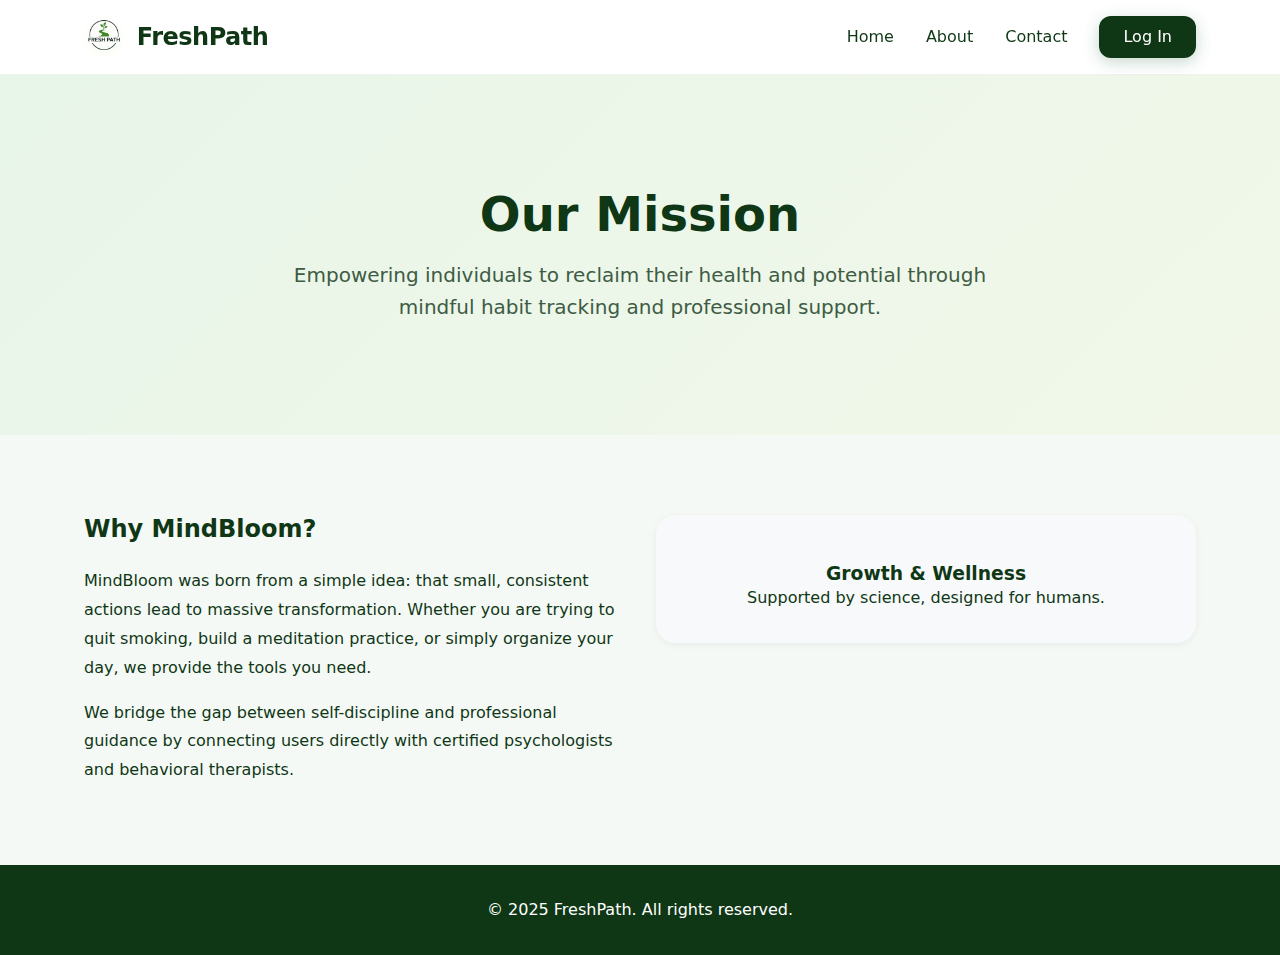
<file: about.html>
<!DOCTYPE html>
<html lang="en">

<head>
    <meta charset="UTF-8">
    <meta name="viewport" content="width=device-width, initial-scale=1.0">
    <title>About Us - MindBloom</title>
    <link rel="stylesheet" href="css/style.css">
</head>

<body>
    <nav class="navbar">
        <div class="container nav-content">
            <a href="index.html" class="logo">
                <img src="images/freshpath_logo.jpg" alt="Logo" class="logo-img">
                FreshPath
            </a>
            <div class="nav-links">
                <a href="index.html">Home</a>
                <a href="about.html" class="active">About</a>
                <a href="contact.html">Contact</a>
                <a href="auth/user-login.html" class="btn btn-primary" style="padding: 0.5rem 1.5rem;">Log In</a>
            </div>
        </div>
    </nav>

    <header class="hero hero-about">
        <div class="container">
            <h1 class="text-primary">Our Mission</h1>
            <p class="text-muted">Empowering individuals to reclaim their health and potential
                through mindful habit tracking and professional support.</p>
        </div>
    </header>

    <section class="section">
        <div class="container">
            <div class="grid-2 align-start gap-4">
                <div>
                    <h2 class="mb-3 text-primary">Why MindBloom?</h2>
                    <p class="mb-2 lh-1-8">
                        MindBloom was born from a simple idea: that small, consistent actions lead to massive
                        transformation. Whether you are trying to quit smoking, build a meditation practice, or simply
                        organize your day, we provide the tools you need.
                    </p>
                    <p class="lh-1-8">
                        We bridge the gap between self-discipline and professional guidance by connecting users directly
                        with certified psychologists and behavioral therapists.
                    </p>
                </div>
                <div class="card text-center bg-light-gray">
                    <div class="icon-xl"></div>
                    <h3>Growth & Wellness</h3>
                    <p>Supported by science, designed for humans.</p>
                </div>
            </div>
        </div>
    </section>
    <footer>
        <div class="container">
            <p>&copy; 2025 FreshPath. All rights reserved.</p>
        </div>
    </footer>
</body>

</html>
</file>
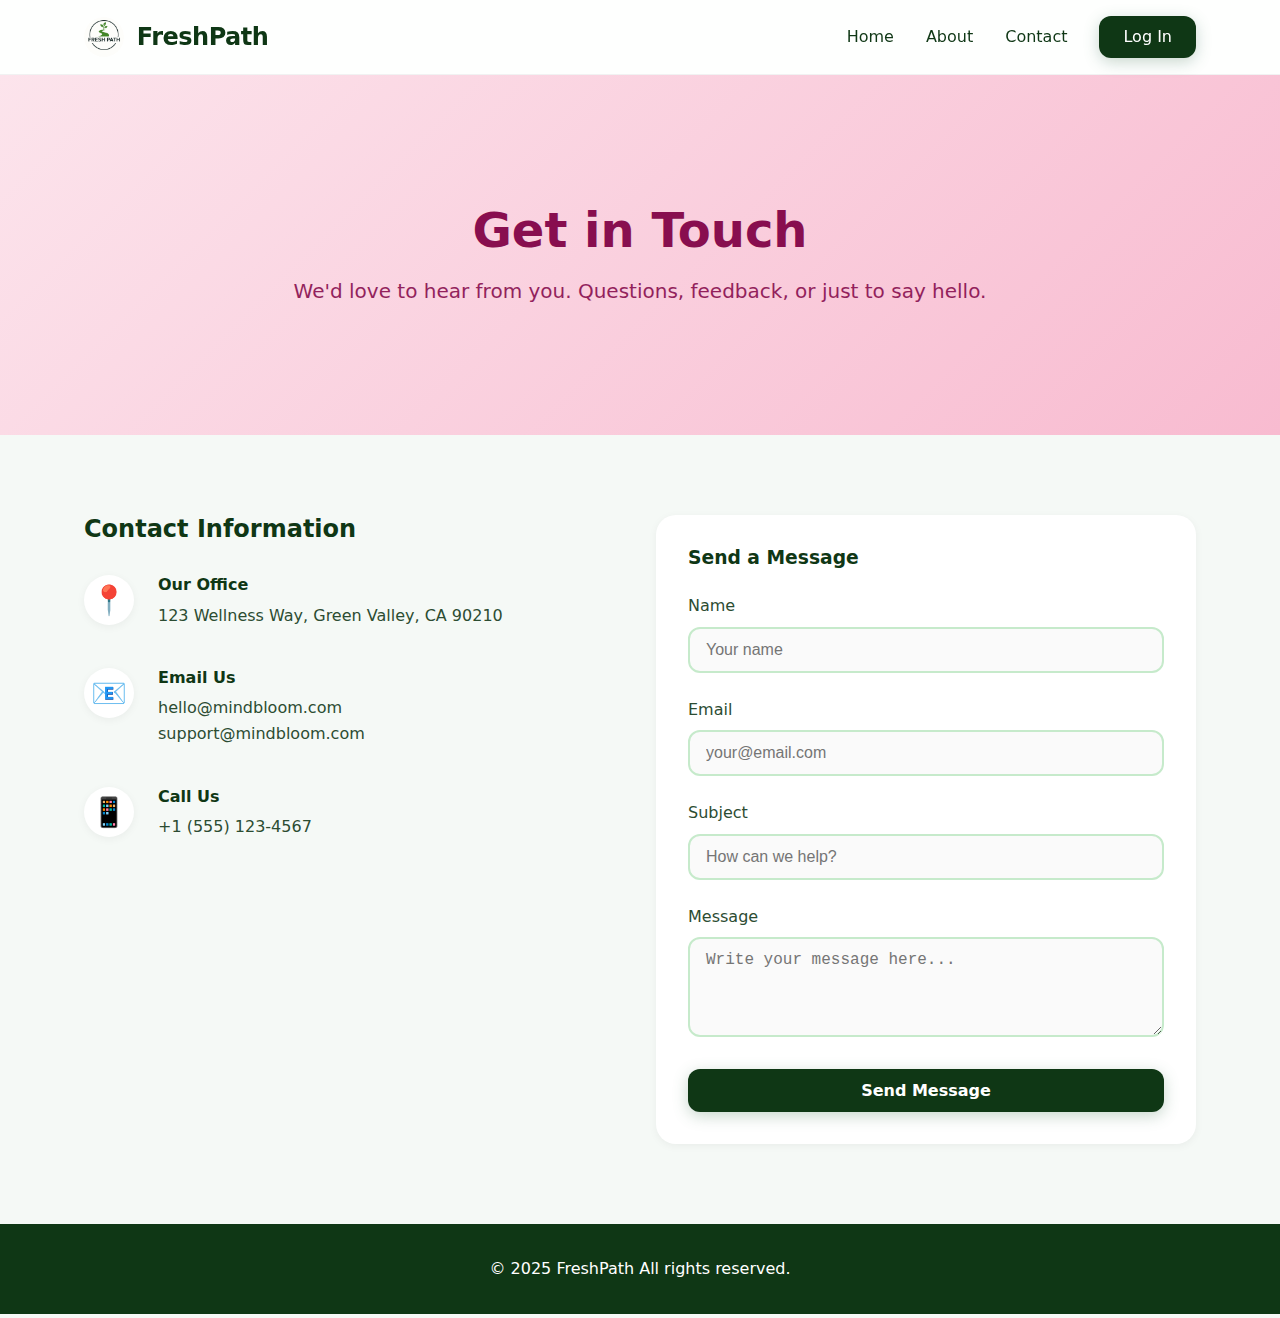
<file: contact.html>
<!DOCTYPE html>
<html lang="en">

<head>
    <meta charset="UTF-8">
    <meta name="viewport" content="width=device-width, initial-scale=1.0">
    <title>Contact Us - MindBloom</title>
    <link rel="stylesheet" href="./css/style.css">
</head>

<body>
    <nav class="navbar">
        <div class="container nav-content">
            <a href="index.html" class="logo">
                <img src="images/freshpath_logo.jpg" alt="Logo" class="logo-img">
                FreshPath
            </a>
            <div class="nav-links">
                <a href="index.html">Home</a>
                <a href="about.html">About</a>
                <a href="contact.html" class="active">Contact</a>
                <a href="auth/user-login.html" class="btn btn-primary" style="padding: 0.5rem 1.5rem;">Log In</a>
            </div>
        </div>
    </nav>

    <header class="hero hero-contact">
        <div class="container">
            <h1>Get in Touch</h1>
            <p>We'd love to hear from you. Questions, feedback, or just to say hello.</p>
        </div>
    </header>

    <section class="section">
        <div class="container">
            <div class="grid-2 align-start gap-4">

                <!-- Contact Info -->
                <div>
                    <h2 class="mb-4 text-primary">Contact Information</h2>

                    <div class="contact-item">
                        <div class="contact-icon">📍</div>
                        <div>
                            <h4 class="mb-1">Our Office</h4>
                            <p class="text-muted">123 Wellness Way, Green Valley, CA 90210</p>
                        </div>
                    </div>

                    <div class="contact-item">
                        <div class="contact-icon">📧</div>
                        <div>
                            <h4 class="mb-1">Email Us</h4>
                            <p class="text-muted">hello@mindbloom.com</p>
                            <p class="text-muted">support@mindbloom.com</p>
                        </div>
                    </div>

                    <div class="contact-item">
                        <div class="contact-icon">📱</div>
                        <div>
                            <h4 class="mb-1">Call Us</h4>
                            <p class="text-muted">+1 (555) 123-4567</p>
                        </div>
                    </div>
                </div>

                <!-- Contact Form -->
                <div class="card">
                    <h3 class="mb-3 text-primary">Send a Message</h3>
                    <form onsubmit="event.preventDefault(); alert('Message sent! We will get back to you soon.');">
                        <div class="form-group">
                            <label class="form-label">Name</label>
                            <input type="text" class="form-input" placeholder="Your name" required>
                        </div>
                        <div class="form-group">
                            <label class="form-label">Email</label>
                            <input type="email" class="form-input" placeholder="your@email.com" required>
                        </div>
                        <div class="form-group">
                            <label class="form-label">Subject</label>
                            <input type="text" class="form-input" placeholder="How can we help?" required>
                        </div>
                        <div class="form-group">
                            <label class="form-label">Message</label>
                            <textarea rows="4" class="form-input" placeholder="Write your message here..."
                                required></textarea>
                        </div>
                        <button type="submit" class="btn btn-primary w-100">Send Message</button>
                    </form>
                </div>

            </div>
        </div>
    </section>

    <footer>
        <div class="container">
            <p>&copy; 2025 FreshPath All rights reserved.</p>
        </div>
    </footer>
</body>

</html>
</file>
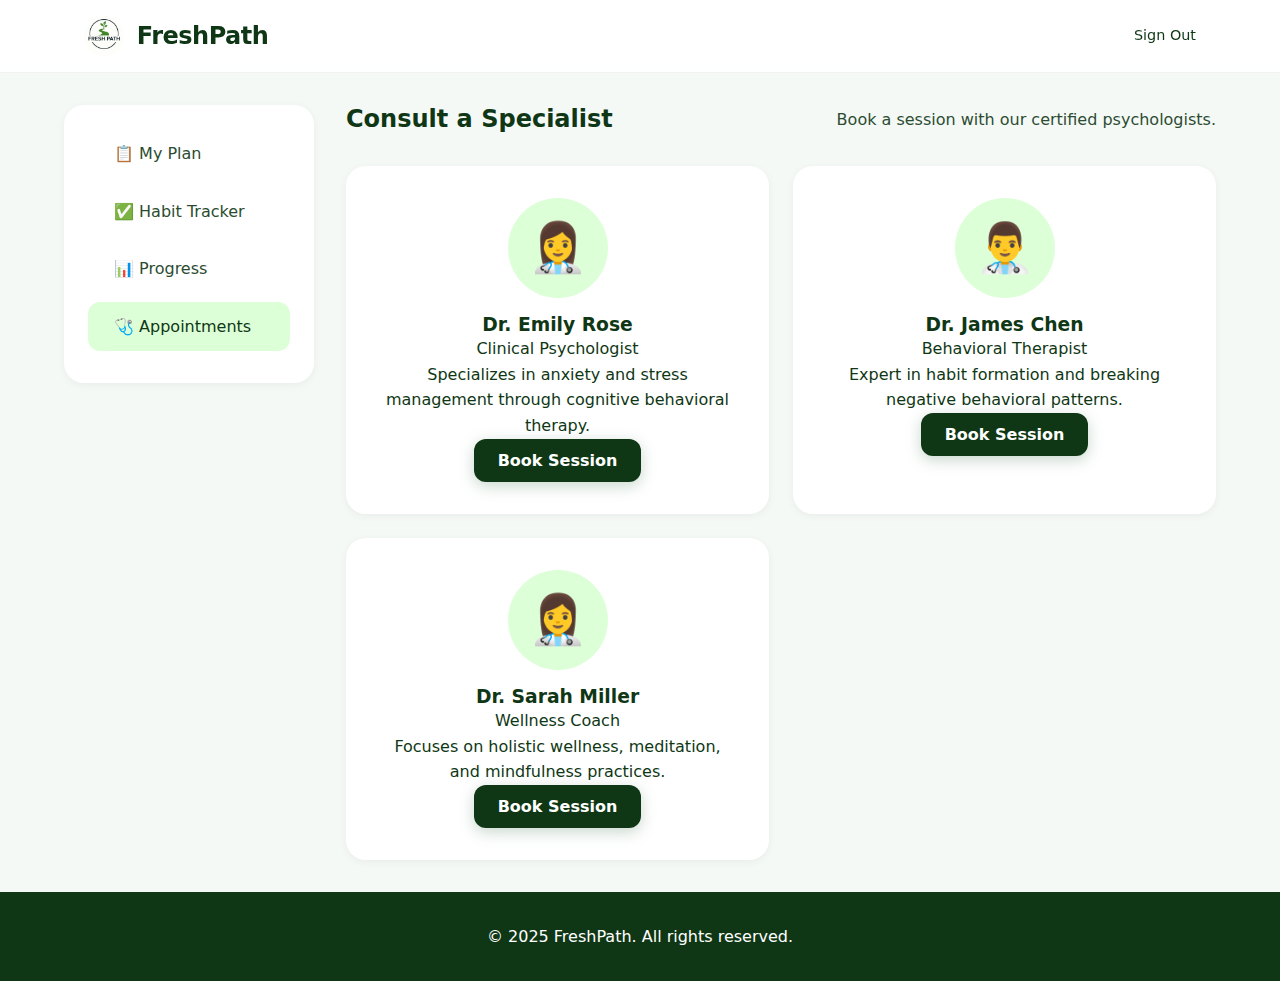
<file: app/appointments.html>
<!DOCTYPE html>
<html lang="en">

<head>
    <meta charset="UTF-8">
    <meta name="viewport" content="width=device-width, initial-scale=1.0">
    <title>Appointments - FreshPath</title>
    <link rel="stylesheet" href="../css/style.css">
    <link rel="stylesheet" href="../css/dashboard.css">
</head>

<body>
    <nav class="navbar">
        <div class="container nav-content">
            <a href="../index.html" class="logo">
                <img src="../images/freshpath_logo.jpg" alt="Logo" class="logo-img">
                FreshPath
            </a>
            <div class="nav-links">
                <a href="../index.html" style="font-size: 0.9rem;">Sign Out</a>
            </div>
        </div>
    </nav>

    <div class="container app-container">
        <div class="dashboard-grid">

            <!-- Sidebar -->
            <aside class="sidebar">
                <ul class="sidebar-menu">
                    <li><a href="my-plan.html" class="sidebar-link"><span>📋 My Plan</span></a></li>
                    <li><a href="tracker.html" class="sidebar-link"><span>✅ Habit Tracker</span></a></li>
                    <li><a href="progress.html" class="sidebar-link"><span>📊 Progress</span></a></li>
                    <li><a href="appointments.html" class="sidebar-link active"><span>🩺 Appointments</span></a></li>
                </ul>
            </aside>

            <!-- Main Content -->
            <main>
                <div class="page-header">
                    <h2>Consult a Specialist</h2>
                    <p class="text-muted">Book a session with our certified psychologists.</p>
                </div>

                <div class="doctor-grid">

                    <!-- Doctor 1 -->
                    <div class="doctor-card">
                        <div class="doctor-avatar">👩‍⚕️</div>
                        <h3>Dr. Emily Rose</h3>
                        <p class="doctor-specialty">Clinical Psychologist</p>
                        <p class="doctor-desc">Specializes in anxiety and stress
                            management through cognitive behavioral therapy.</p>
                        <button class="btn btn-primary" onclick="openBooking('Dr. Emily Rose')">Book
                            Session</button>
                    </div>

                    <!-- Doctor 2 -->
                    <div class="doctor-card">
                        <div class="doctor-avatar">👨‍⚕️</div>
                        <h3>Dr. James Chen</h3>
                        <p class="doctor-specialty">Behavioral Therapist</p>
                        <p class="doctor-desc">Expert in habit formation and breaking
                            negative behavioral patterns.</p>
                        <button class="btn btn-primary" onclick="openBooking('Dr. James Chen')">Book
                            Session</button>
                    </div>

                    <!-- Doctor 3 -->
                    <div class="doctor-card">
                        <div class="doctor-avatar">👩‍⚕️</div>
                        <h3>Dr. Sarah Miller</h3>
                        <p class="doctor-specialty">Wellness Coach</p>
                        <p class="doctor-desc">Focuses on holistic wellness, meditation,
                            and mindfulness practices.</p>
                        <button class="btn btn-primary" onclick="openBooking('Dr. Sarah Miller')">Book
                            Session</button>
                    </div>

                </div>

                <!-- Booking Modal -->
                <div id="bookingModal" class="modal-overlay">
                    <div class="modal-content">
                        <div class="modal-header">
                            <h3>Book Appointment</h3>
                            <button onclick="closeModal()" class="modal-close-btn">&times;</button>
                        </div>
                        <div id="doctorNameDisplay" class="mb-2 text-primary font-bold"></div>

                        <form onsubmit="handleBooking(event)">
                            <div class="form-group">
                                <label class="form-label">Patient Name</label>
                                <input type="text" class="form-input" required placeholder="Your Full Name">
                            </div>
                            <div class="grid-2" style="gap: 1rem;">
                                <div class="form-group">
                                    <label class="form-label">Date</label>
                                    <input type="date" id="bookingDate" class="form-input" required>
                                </div>
                                <div class="form-group">
                                    <label class="form-label">Time</label>
                                    <select class="form-input">
                                        <option>09:00 AM</option>
                                        <option>10:00 AM</option>
                                        <option>02:00 PM</option>
                                        <option>04:00 PM</option>
                                    </select>
                                </div>
                            </div>
                            <div class="form-group">
                                <label class="form-label">Contact Number</label>
                                <input type="tel" class="form-input" placeholder="+1 234 567 8900">
                            </div>
                            <div class="form-group">
                                <label class="form-label">Reason for Visit</label>
                                <textarea class="form-input" rows="2"
                                    placeholder="Briefly describe your concern..."></textarea>
                            </div>
                            <button type="submit" class="btn btn-primary w-100">Confirm Booking</button>
                        </form>
                    </div>
                </div>

            </main>
        </div>
    </div>

    <footer>
        <div class="container">
            <p>&copy; 2025 FreshPath. All rights reserved.</p>
        </div>
    </footer>
</body>

</html>
</file>
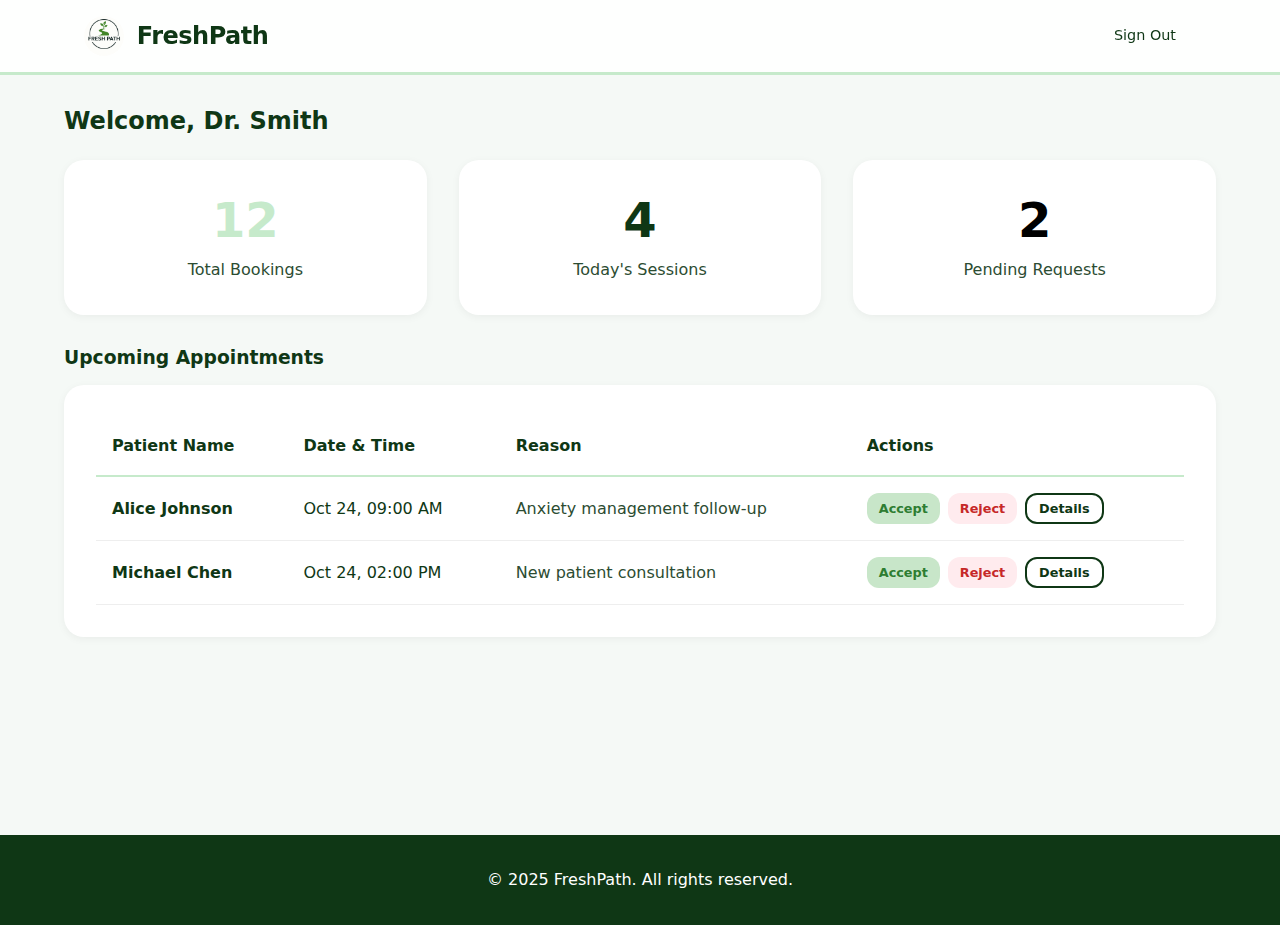
<file: app/doctor-dashboard.html>
<!DOCTYPE html>
<html lang="en">

<head>
    <meta charset="UTF-8">
    <meta name="viewport" content="width=device-width, initial-scale=1.0">
    <title>Doctor Dashboard - FreshPath</title>
    <link rel="stylesheet" href="../css/style.css">
    <link rel="stylesheet" href="../css/dashboard.css">
</head>

<body>
    <nav class="navbar border-bottom-secondary">
        <div class="container nav-content">
            <a href="#" class="logo">
                <img src="../images/freshpath_logo.jpg" alt="Logo" class="logo-img">
                FreshPath <span class="specialist-brand"></span></a>
            <div class="nav-links">
                <a href="../index.html" class="btn-sm">Sign Out</a>
            </div>
        </div>
    </nav>

    <div class="container app-container">
        
        <h2 class="mb-3">Welcome, Dr. Smith</h2>

        <div class="grid-2 stat-card-grid">
            <div class="card text-center">
                <h3 class="stat-number text-secondary">12</h3>
                <p class="text-muted">Total Bookings</p>
            </div>
            <div class="card text-center">
                <h3 class="stat-number text-primary">4</h3>
                <p class="text-muted">Today's Sessions</p>
            </div>
            <div class="card text-center">
                <h3 class="stat-number text-accent">2</h3>
                <p class="text-muted">Pending Requests</p>
            </div>
        </div>

        
        <h3 class="dashboard-subheader">Upcoming Appointments</h3>
        <div class="card">
            <table class="table-layout-fixed">
                <thead>
                    <tr class="table-header-row">
                        <th class="table-cell-header">Patient Name</th>
                        <th class="table-cell-header">Date & Time</th>
                        <th class="table-cell-header">Reason</th>
                        <th class="table-cell-header">Actions</th>
                    </tr>
                </thead>
                <tbody>
                    <tr id="appt-1" class="table-row-item">
                        <td class="table-cell-name">Alice Johnson</td>
                        <td class="p-4">Oct 24, 09:00 AM</td>
                        <td class="table-cell-reason">Anxiety management follow-up</td>
                        <td class="table-cell-actions">
                            <button onclick="updateStatus('appt-1', 'accepted')"
                                class="btn btn-action btn-accept">Accept</button>
                            <button onclick="updateStatus('appt-1', 'rejected')"
                                class="btn btn-action btn-reject">Reject</button>
                            <button
                                onclick="viewDetails('Alice Johnson', 'Anxiety management follow-up - experiencing higher stress levels at work.')"
                                class="btn btn-outline btn-details">Details</button>
                        </td>
                    </tr>
                    <tr id="appt-2" class="table-row-item">
                        <td class="table-cell-name">Michael Chen</td>
                        <td class="p-4">Oct 24, 02:00 PM</td>
                        <td class="table-cell-reason">New patient consultation</td>
                        <td class="table-cell-actions">
                            <button onclick="updateStatus('appt-2', 'accepted')"
                                class="btn btn-action btn-accept">Accept</button>
                            <button onclick="updateStatus('appt-2', 'rejected')"
                                class="btn btn-action btn-reject">Reject</button>
                            <button
                                onclick="viewDetails('Michael Chen', 'New patient consultation. Referred by Dr. Adams. Wants to discuss sleep hygiene.')"
                                class="btn btn-outline btn-details">Details</button>
                        </td>
                    </tr>
                </tbody>
            </table>
        </div>

        
        <div id="detailsModal" class="modal-overlay">
            <div class="modal-content">
                <div class="modal-header">
                    <h3>Appointment Details</h3>
                    <button onclick="closeModal()" class="modal-close-btn">&times;</button>
                </div>
                <div class="mb-3">
                    <strong>Patient:</strong> <span id="modalPatient"></span>
                </div>
                <div>
                    <strong>Full Reason / Notes:</strong>
                    <p id="modalReason" class="modal-detail-note"></p>
                </div>
                <div class="text-right mt-4">
                    <button onclick="closeModal()" class="btn btn-primary">Close</button>
                </div>
            </div>
        </div>

    </div>

    </table>
    </div>
    </div>
    <footer>
        <div class="container">
            <p>&copy; 2025 FreshPath. All rights reserved.</p>
        </div>
    </footer>
</body>

</html>
</file>
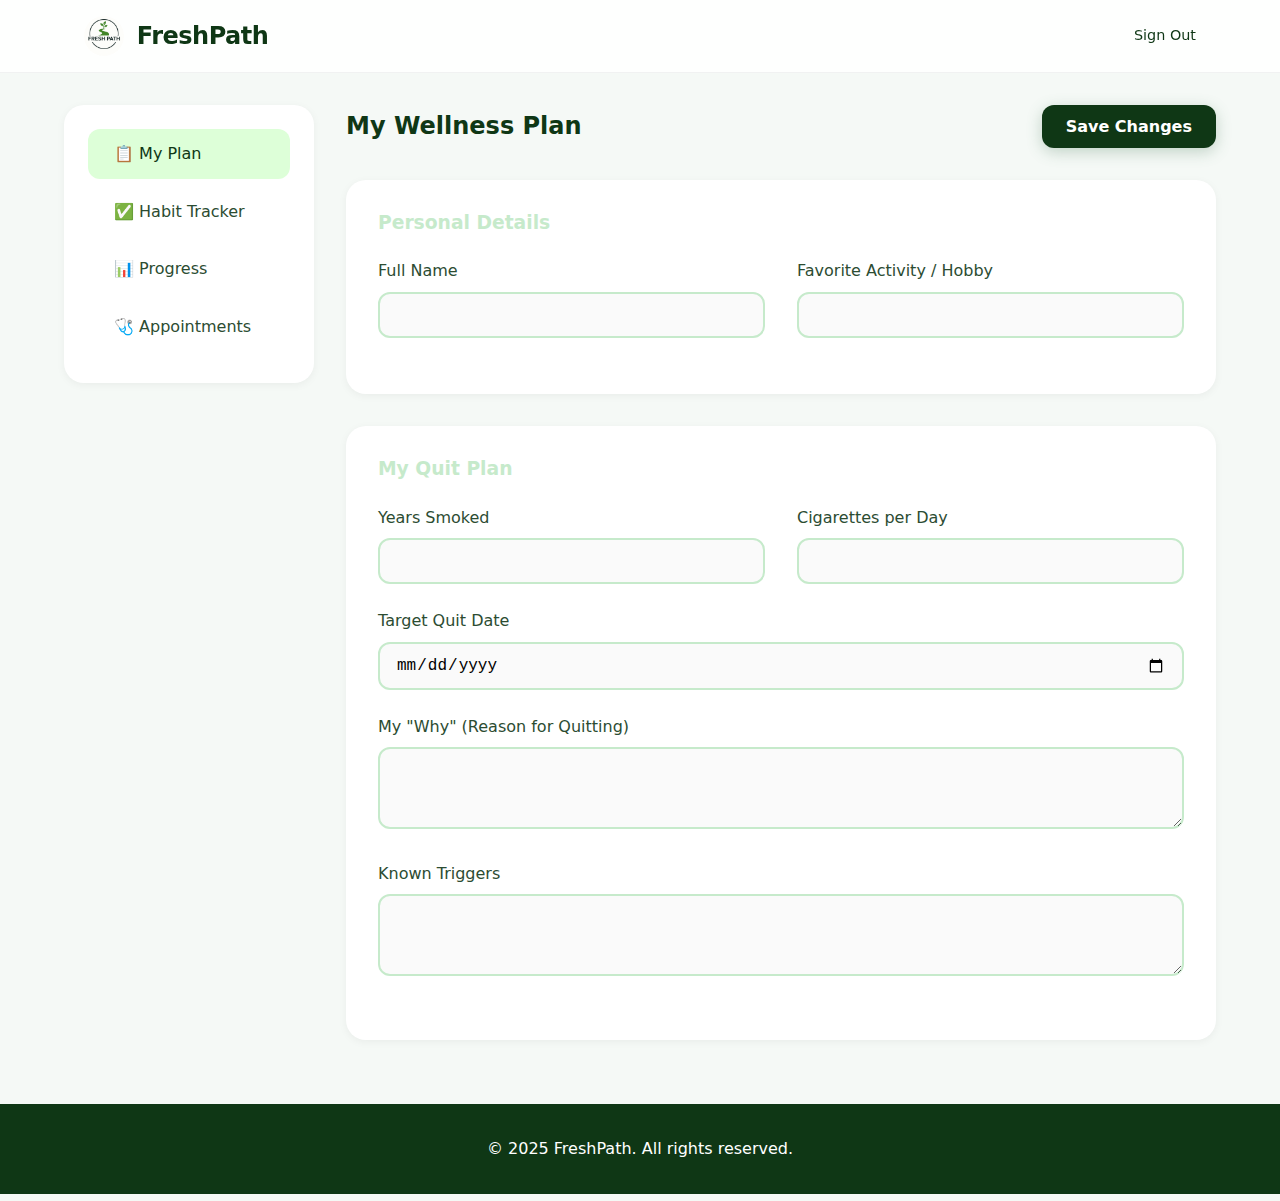
<file: app/my-plan.html>
<!DOCTYPE html>
<html lang="en">

<head>
    <meta charset="UTF-8">
    <meta name="viewport" content="width=device-width, initial-scale=1.0">
    <title>My Plan - FreshPath</title>
    <link rel="stylesheet" href="../css/style.css">
    <link rel="stylesheet" href="../css/dashboard.css">
</head>

<body>
    <nav class="navbar">
        <div class="container nav-content">
            <a href="../index.html" class="logo">
                <img src="../images/freshpath_logo.jpg" alt="Logo" class="logo-img">
                FreshPath
            </a>
            <div class="nav-links">
                <a href="../index.html" style="font-size: 0.9rem;">Sign Out</a>
            </div>
        </div>
    </nav>

    <div class="container app-container">
        <div class="dashboard-grid">

            <!-- Sidebar -->
            <aside class="sidebar">
                <ul class="sidebar-menu">
                    <li><a href="my-plan.html" class="sidebar-link active"><span>📋 My Plan</span></a></li>
                    <li><a href="tracker.html" class="sidebar-link"><span>✅ Habit Tracker</span></a></li>
                    <li><a href="progress.html" class="sidebar-link"><span>📊 Progress</span></a></li>
                    <li><a href="appointments.html" class="sidebar-link"><span>🩺 Appointments</span></a></li>
                </ul>
            </aside>

            <!-- Main Content -->
            <main>
                <div class="page-header">
                    <h2>My Wellness Plan</h2>
                    <button onclick="saveProfile()" class="btn btn-primary">Save Changes</button>
                </div>

                <div id="saveMsg" class="alert-success">
                    Changes saved successfully!
                </div>

                <!-- Personal Details Section -->
                <div class="profile-section">
                    <h3 class="mb-3 text-secondary">Personal Details</h3>
                    <div class="grid-2">
                        <div class="form-group">
                            <label class="form-label">Full Name</label>
                            <input type="text" id="fullname" class="form-input">
                        </div>
                        <div class="form-group">
                            <label class="form-label">Favorite Activity / Hobby</label>
                            <input type="text" id="hobby" class="form-input">
                        </div>
                    </div>
                </div>

                <!-- Smoking Cessation Profile -->
                <div class="profile-section">
                    <h3 class="mb-3 text-secondary">My Quit Plan</h3>

                    <div class="grid-2">
                        <div class="form-group">
                            <label class="form-label">Years Smoked</label>
                            <input type="number" id="yearsSmoked" class="form-input">
                        </div>
                        <div class="form-group">
                            <label class="form-label">Cigarettes per Day</label>
                            <input type="number" id="dailyCount" class="form-input">
                        </div>
                    </div>

                    <div class="form-group">
                        <label class="form-label">Target Quit Date</label>
                        <input type="date" id="quitDate" class="form-input">
                    </div>

                    <div class="form-group">
                        <label class="form-label">My "Why" (Reason for Quitting)</label>
                        <textarea id="reason" class="form-input" rows="3"></textarea>
                    </div>

                    <div class="form-group">
                        <label class="form-label">Known Triggers</label>
                        <textarea id="triggers" class="form-input" rows="3"></textarea>
                    </div>
                </div>

            </main>
        </div>
    </div>

    <footer>
        <div class="container">
            <p>&copy; 2025 FreshPath. All rights reserved.</p>
        </div>
    </footer>
</body>

</html>
</file>
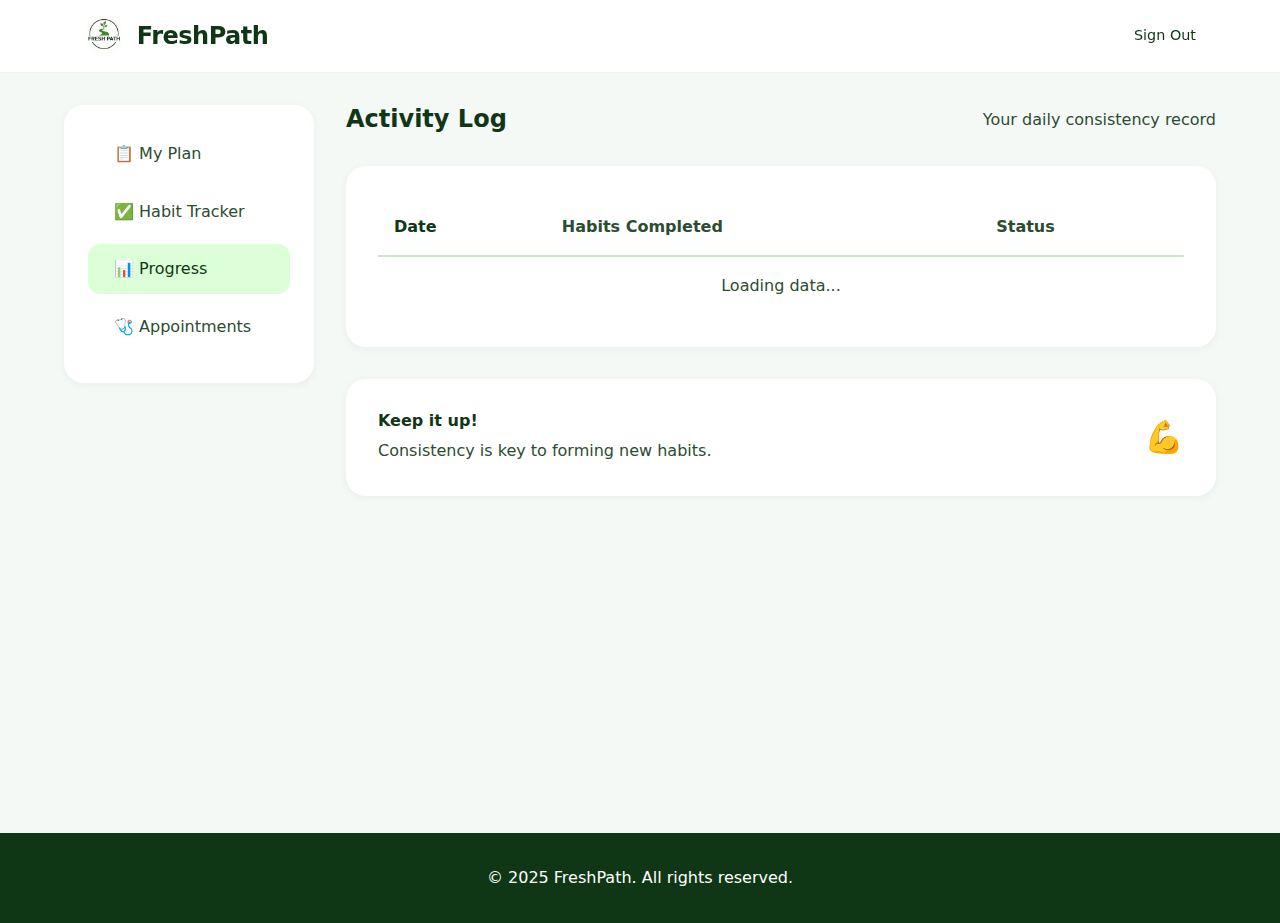
<file: app/progress.html>
<!DOCTYPE html>
<html lang="en">

<head>
    <meta charset="UTF-8">
    <meta name="viewport" content="width=device-width, initial-scale=1.0">
    <title>Progress - FreshPath</title>
    <link rel="stylesheet" href="../css/style.css">
    <link rel="stylesheet" href="../css/dashboard.css">
</head>

<body>
    <nav class="navbar">
        <div class="container nav-content">
            <a href="../index.html" class="logo">
                <img src="../images/freshpath_logo.jpg" alt="Logo" class="logo-img">
                FreshPath
            </a>
            <div class="nav-links">
                <a href="../index.html" style="font-size: 0.9rem;">Sign Out</a>
            </div>
        </div>
    </nav>

    <div class="container app-container">
        <div class="dashboard-grid">

            <!-- Sidebar -->
            <aside class="sidebar">
                <ul class="sidebar-menu">
                    <li><a href="my-plan.html" class="sidebar-link"><span>📋 My Plan</span></a></li>
                    <li><a href="tracker.html" class="sidebar-link"><span>✅ Habit Tracker</span></a></li>
                    <li><a href="progress.html" class="sidebar-link active"><span>📊 Progress</span></a></li>
                    <li><a href="appointments.html" class="sidebar-link"><span>🩺 Appointments</span></a></li>
                </ul>
            </aside>

            <!-- Main Content -->
            <main>
                <div class="page-header">
                    <h2>Activity Log</h2>
                    <p style="color: var(--color-text-muted);">Your daily consistency record</p>
                </div>

                <div class="card">
                    <table class="w-full table-collapse">
                        <thead>
                            <tr class="border-b-2 text-left">
                                <th class="p-4 text-primary">Date</th>
                                <th class="p-4 text-muted">Habits Completed</th>
                                <th class="p-4 text-muted">Status</th>
                            </tr>
                        </thead>
                        <tbody id="progressTableBody">
                            <!-- Populated by JS -->
                            <tr>
                                <td colspan="3" class="p-4 text-center text-muted">Loading data...</td>
                            </tr>
                        </tbody>
                    </table>
                </div>

                <div class="card"
                    style="margin-top: 2rem; display: flex; justify-content: space-between; align-items: center;">
                    <div>
                        <h4 style="margin-bottom: 0.5rem;">Keep it up!</h4>
                        <p style="color: var(--color-text-muted);">Consistency is key to forming new habits.</p>
                    </div>
                    <div style="font-size: 2rem;">💪</div>
                </div>

            </main>
        </div>
    </div>

    </div>
    </div>
    <footer>
        <div class="container">
            <p>&copy; 2025 FreshPath. All rights reserved.</p>
        </div>
    </footer>
</body>

</html>
</file>
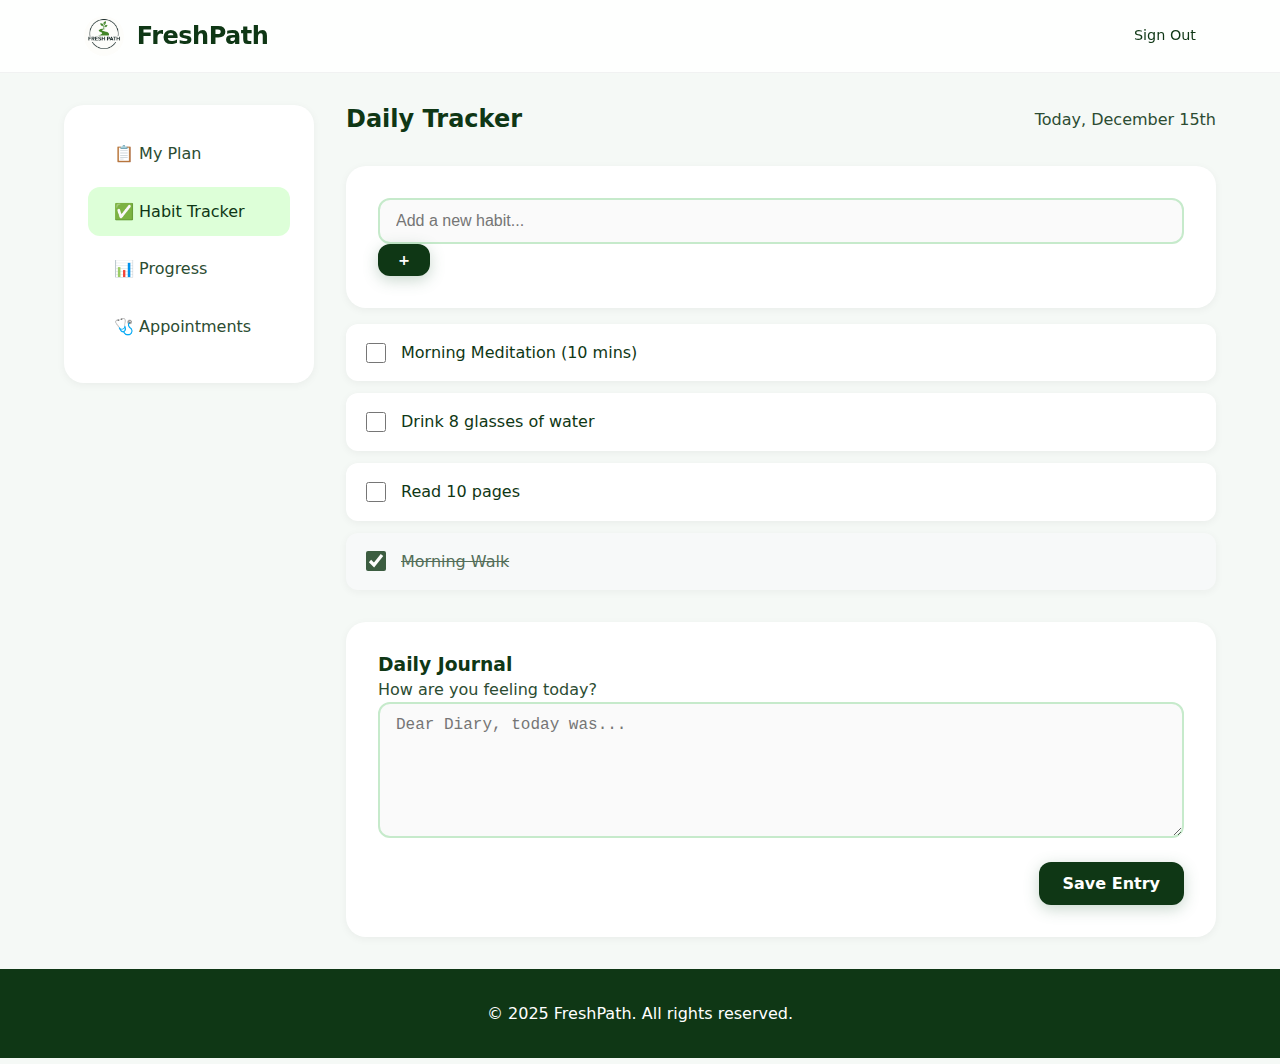
<file: app/tracker.html>
<!DOCTYPE html>
<html lang="en">

<head>
    <meta charset="UTF-8">
    <meta name="viewport" content="width=device-width, initial-scale=1.0">
    <title>Habit Tracker - FreshPath</title>
    <link rel="stylesheet" href="../css/style.css">
    <link rel="stylesheet" href="../css/dashboard.css">
</head>

<body>
    <nav class="navbar">
        <div class="container nav-content">
            <a href="../index.html" class="logo">
                <img src="../images/freshpath_logo.jpg" alt="Logo" class="logo-img">
                FreshPath
            </a>
            <div class="nav-links">
                <a href="../index.html" style="font-size: 0.9rem;">Sign Out</a>
            </div>
        </div>
    </nav>

    <div class="container app-container">
        <div class="dashboard-grid">

            <!-- Sidebar -->
            <aside class="sidebar">
                <ul class="sidebar-menu">
                    <li><a href="my-plan.html" class="sidebar-link"><span>📋 My Plan</span></a></li>
                    <li><a href="tracker.html" class="sidebar-link active"><span>✅ Habit Tracker</span></a></li>
                    <li><a href="progress.html" class="sidebar-link"><span>📊 Progress</span></a></li>
                    <li><a href="appointments.html" class="sidebar-link"><span>🩺 Appointments</span></a></li>
                </ul>
            </aside>

            <!-- Main Content -->
            <main>
                <div class="page-header">
                    <h2>Daily Tracker</h2>
                    <span class="text-muted">Today, December 15th</span>
                </div>

                <!-- Add New Habit -->
                <div class="card tracker-add-card">
                    <input type="text" class="form-input input-invisible" placeholder="Add a new habit...">
                    <button class="btn btn-primary btn-sm">+</button>
                </div>

                <div class="todo-list">
                    <!-- Item 1 -->
                    <div class="todo-item">
                        <input type="checkbox" class="todo-checkbox">
                        <div class="todo-text">Morning Meditation (10 mins)</div>
                    </div>

                    <!-- Item 2 -->
                    <div class="todo-item">
                        <input type="checkbox" class="todo-checkbox">
                        <div class="todo-text">Drink 8 glasses of water</div>
                    </div>

                    <!-- Item 3 -->
                    <div class="todo-item">
                        <input type="checkbox" class="todo-checkbox">
                        <div class="todo-text">Read 10 pages</div>
                    </div>

                    <!-- Item 4 (Completed State Demo) -->
                    <div class="todo-item completed">
                        <input type="checkbox" class="todo-checkbox" checked>
                        <div class="todo-text">Morning Walk</div>
                    </div>
                </div>

                <!-- Daily Journal Section -->
                <div class="card mt-4">
                    <div class="journal-header">
                        <h3>Daily Journal</h3>
                        <span class="text-muted font-size-sm">How are you feeling
                            today?</span>
                    </div>
                    <textarea class="form-input textarea-journal" rows="6"
                        placeholder="Dear Diary, today was..."></textarea>
                    <div class="text-right mt-2">
                        <button class="btn btn-primary" onclick="alert('Journal entry saved!')">Save Entry</button>
                    </div>
                </div>

            </main>
        </div>
    </div>

    <footer>
        <div class="container">
            <p>&copy; 2025 FreshPath. All rights reserved.</p>
        </div>
    </footer>
</body>

</html>
</file>
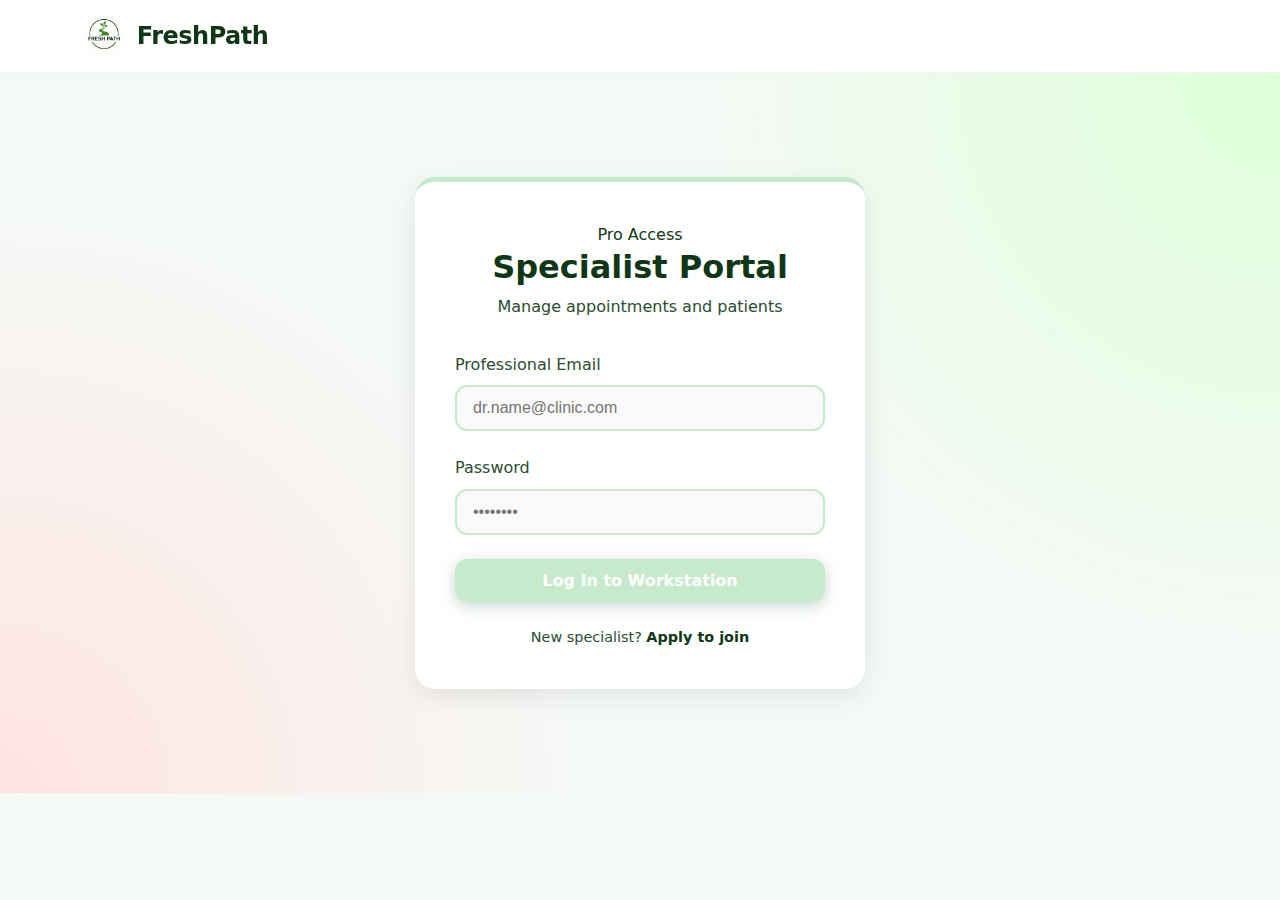
<file: auth/doc-login.html>
<!DOCTYPE html>
<html lang="en">

<head>
    <meta charset="UTF-8">
    <meta name="viewport" content="width=device-width, initial-scale=1.0">
    <title>Specialist Login - FreshPath</title>
    <link rel="stylesheet" href="../css/style.css">
    <link rel="stylesheet" href="../css/auth.css">
</head>

<body>
    <nav class="navbar">
        <div class="container nav-content">
            <a href="../index.html" class="logo">
                <img src="../images/freshpath_logo.jpg" alt="Logo" class="logo-img">
                FreshPath
            </a>
        </div>
    </nav>

    <div class="auth-container">
        <div class="card auth-card border-top-secondary">
            <div class="auth-header">
                <span class="specialist-badge">Pro Access</span>
                <h2>Specialist Portal</h2>
                <p>Manage appointments and patients</p>
            </div>

            <form action="../app/doctor-dashboard.html"> <!-- Redirecting to new dashboard -->
                <div class="form-group">
                    <label class="form-label">Professional Email</label>
                    <input type="email" class="form-input" placeholder="dr.name@clinic.com" required>
                </div>

                <div class="form-group">
                    <label class="form-label">Password</label>
                    <input type="password" class="form-input" placeholder="••••••••" required>
                </div>

                <button type="submit" class="btn btn-primary btn-specialist-login w-100">Log In to Workstation</button>
            </form>

            <div class="form-footer">
                New specialist? <a href="doc-register.html" class="link-secondary">Apply to join</a>
            </div>
        </div>
    </div>
</body>

</html>
</file>
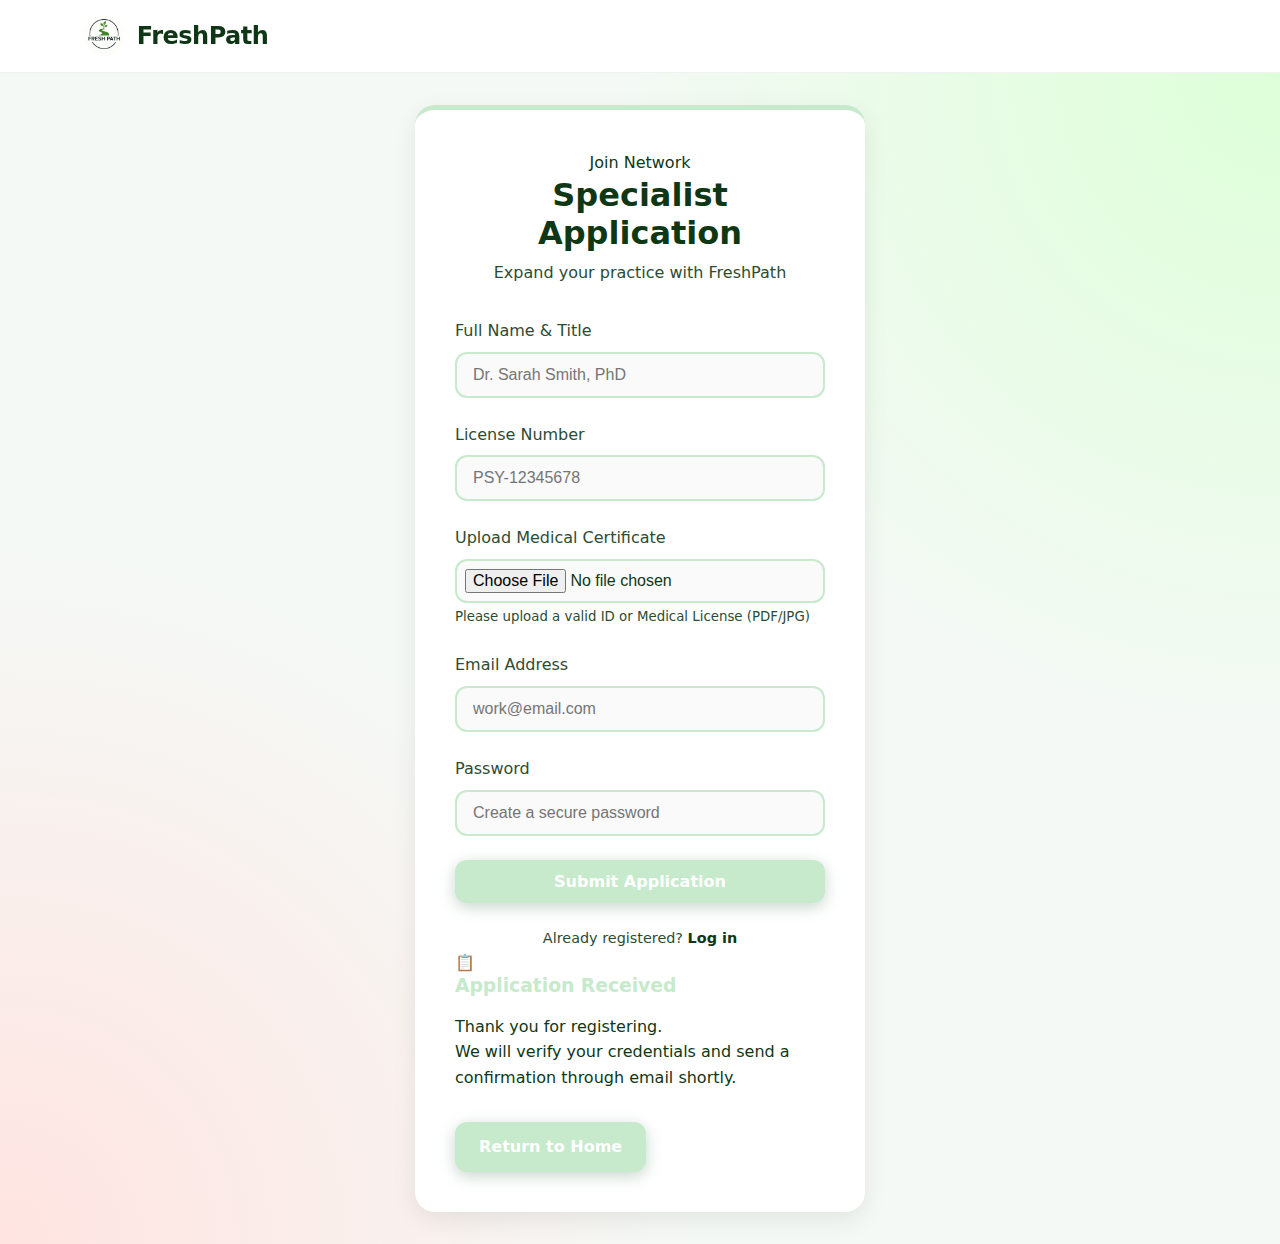
<file: auth/doc-register.html>
<!DOCTYPE html>
<html lang="en">

<head>
    <meta charset="UTF-8">
    <meta name="viewport" content="width=device-width, initial-scale=1.0">
    <title>Specialist Registration - FreshPath</title>
    <link rel="stylesheet" href="../css/style.css">
    <link rel="stylesheet" href="../css/auth.css">
</head>

<body>
    <nav class="navbar">
        <div class="container nav-content">
            <a href="../index.html" class="logo">
                <img src="../images/freshpath_logo.jpg" alt="Logo" class="logo-img">
                FreshPath
            </a>
        </div>
    </nav>

    <div class="auth-container">
        <div class="card auth-card border-top-secondary">
            <div class="auth-header">
                <span class="specialist-badge">Join Network</span>
                <h2>Specialist Application</h2>
                <p>Expand your practice with FreshPath</p>
            </div>

            <div id="registerFormContainer">
                <form onsubmit="handleDocRegister(event)">
                    <div class="form-group">
                        <label class="form-label">Full Name & Title</label>
                        <input type="text" class="form-input" placeholder="Dr. Sarah Smith, PhD" required>
                    </div>

                    <div class="form-group">
                        <label class="form-label">License Number</label>
                        <input type="text" class="form-input" placeholder="PSY-12345678" required>
                    </div>

                    <div class="form-group">
                        <label class="form-label">Upload Medical Certificate</label>
                        <input type="file" class="form-input p-2" accept=".pdf,.jpg,.png" required>
                        <small class="text-muted">Please upload a valid ID or Medical License
                            (PDF/JPG)</small>
                    </div>

                    <div class="form-group">
                        <label class="form-label">Email Address</label>
                        <input type="email" class="form-input" placeholder="work@email.com" required>
                    </div>

                    <div class="form-group">
                        <label class="form-label">Password</label>
                        <input type="password" class="form-input" placeholder="Create a secure password" required>
                    </div>

                    <button type="submit" class="btn btn-primary btn-specialist-login w-100">Submit Application</button>
                </form>

                <div class="form-footer">
                    Already registered? <a href="doc-login.html" class="link-secondary">Log in</a>
                </div>
            </div>

            <!-- Success Message State -->
            <div id="successMessage" class="success-message-container">
                <div class="icon-success-lg">📋</div>
                <h3 class="mb-2 text-secondary">Application Received</h3>
                <p class="text-main font-size-lg">
                    Thank you for registering. <br>
                    We will verify your credentials and send a confirmation through email shortly.
                </p>
                <a href="../index.html" class="btn btn-primary btn-specialist-login mt-4">Return to Home</a>
            </div>
        </div>
    </div>

</body>

</html>
</file>
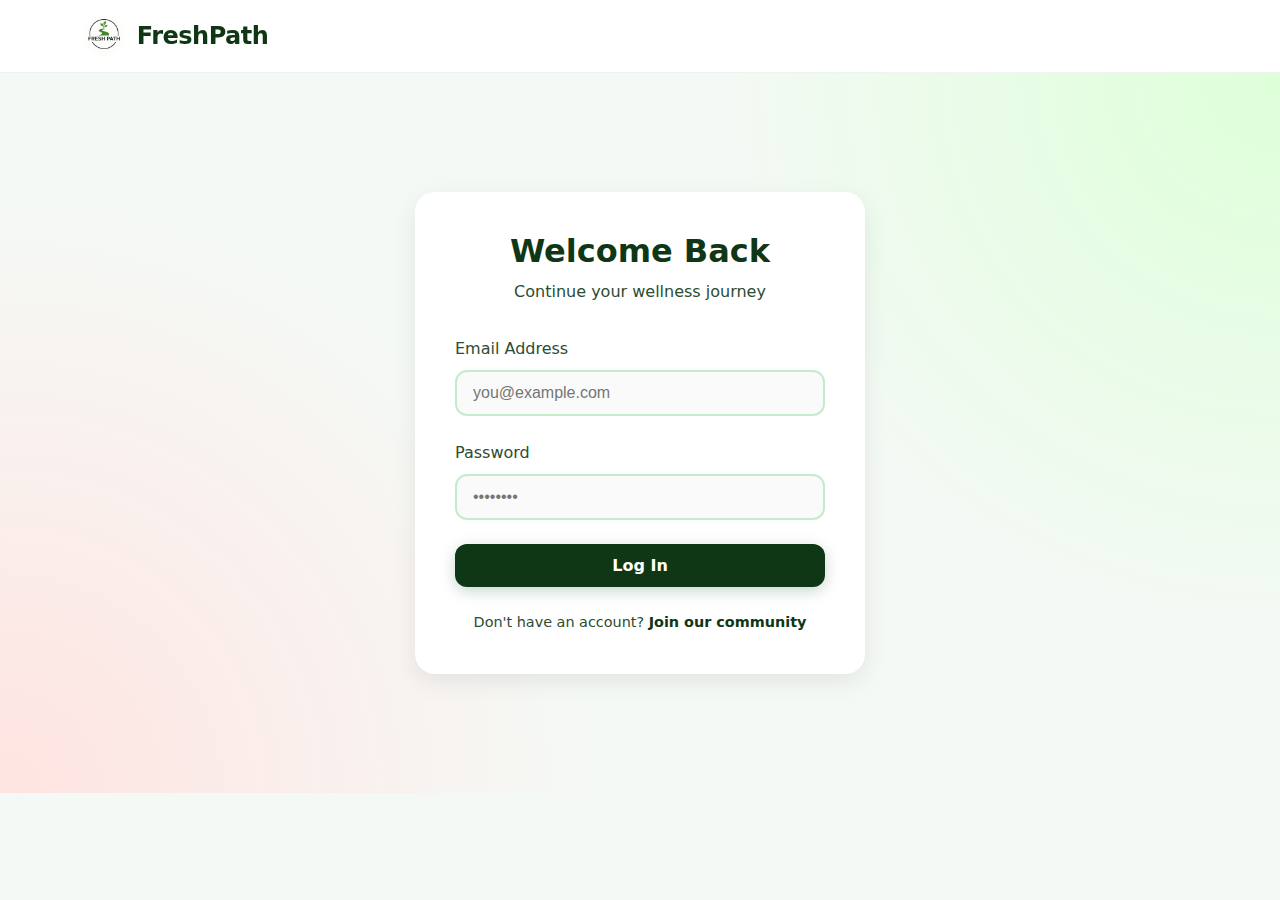
<file: auth/user-login.html>
<!DOCTYPE html>
<html lang="en">

<head>
    <meta charset="UTF-8">
    <meta name="viewport" content="width=device-width, initial-scale=1.0">
    <title>Member Login - FreshPath</title>
    <link rel="stylesheet" href="../css/style.css">
    <link rel="stylesheet" href="../css/auth.css">
</head>

<body>
    <nav class="navbar">
        <div class="container nav-content">
            <a href="../index.html" class="logo">
                <img src="../images/freshpath_logo.jpg" alt="Logo" class="logo-img">
                FreshPath
            </a>
        </div>
    </nav>

    <div class="auth-container">
        <div class="card auth-card">
            <div class="auth-header">
                <h2>Welcome Back</h2>
                <p>Continue your wellness journey</p>
            </div>

            <form action="../app/tracker.html"> <!-- Linking directly for demo purposes -->
                <div class="form-group">
                    <label class="form-label">Email Address</label>
                    <input type="email" class="form-input" placeholder="you@example.com" required>
                </div>

                <div class="form-group">
                    <label class="form-label">Password</label>
                    <input type="password" class="form-input" placeholder="••••••••" required>
                </div>

                <button type="submit" class="btn btn-primary w-100">Log In</button>
            </form>

            <div class="form-footer">
                Don't have an account? <a href="user-register.html">Join our community</a>
            </div>
        </div>
    </div>
</body>

</html>
</file>
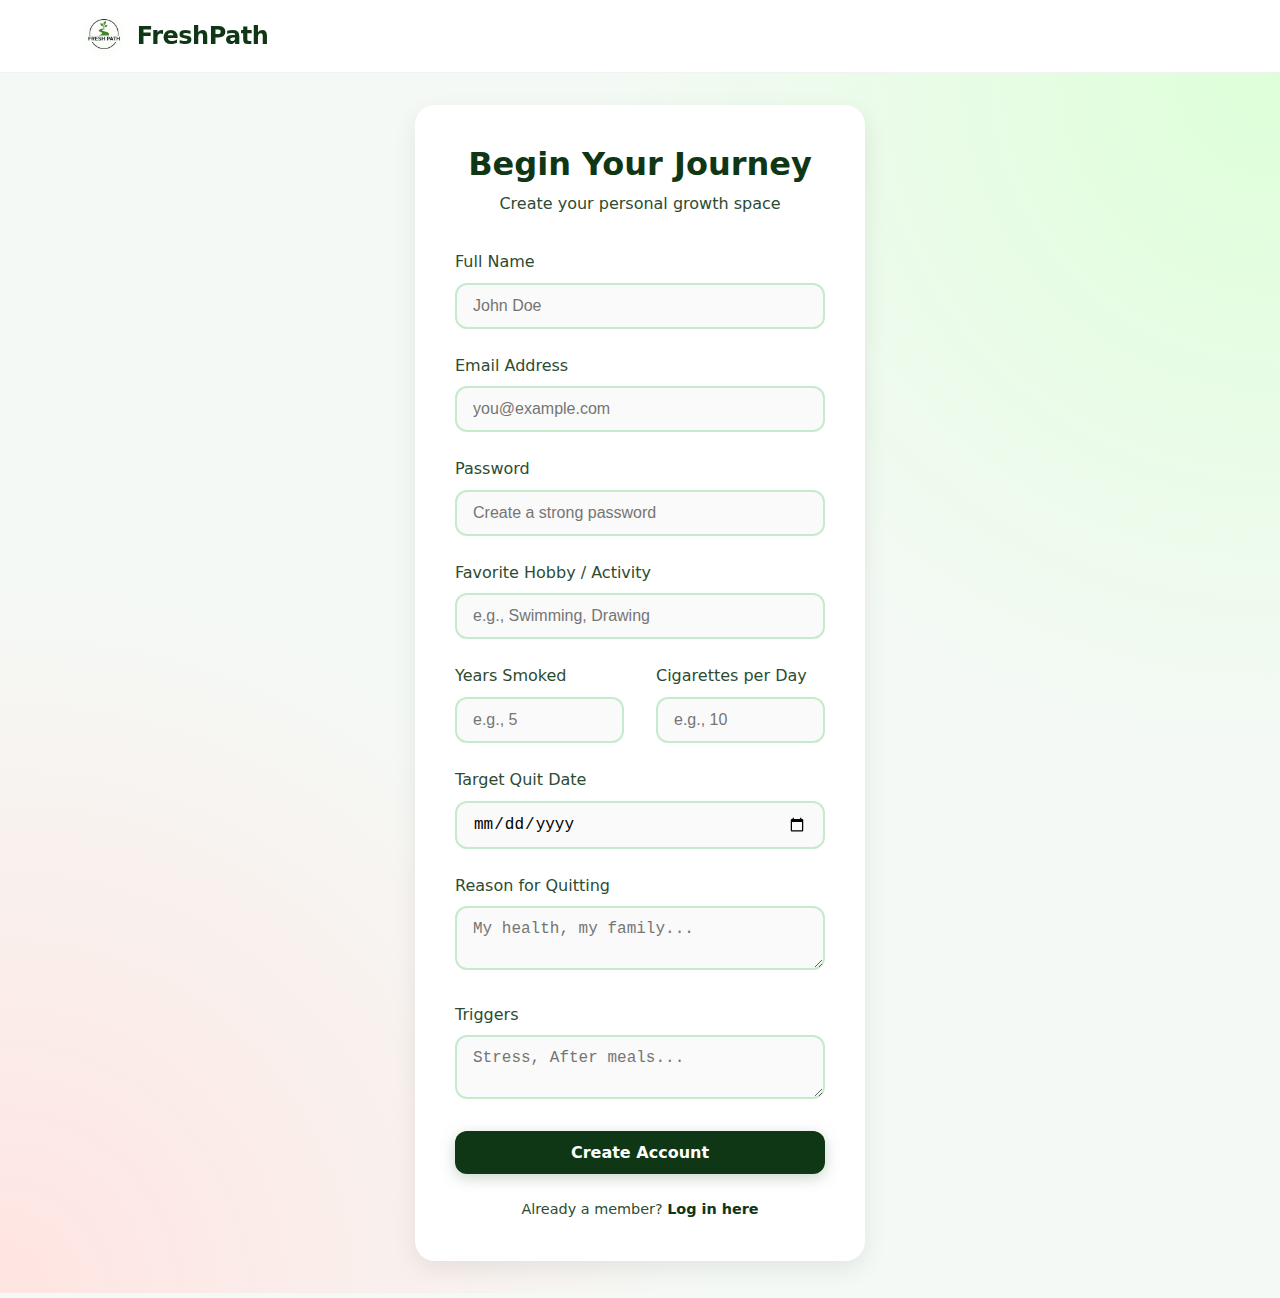
<file: auth/user-register.html>
<!DOCTYPE html>
<html lang="en">

<head>
    <meta charset="UTF-8">
    <meta name="viewport" content="width=device-width, initial-scale=1.0">
    <title>Join MindBloom - Registration</title>
    <link rel="stylesheet" href="../css/style.css">
    <link rel="stylesheet" href="../css/auth.css">
</head>

<body>
    <nav class="navbar">
        <div class="container nav-content">
            <a href="../index.html" class="logo">
                <img src="../images/freshpath_logo.jpg" alt="Logo" class="logo-img">
                FreshPath
            </a>
        </div>
    </nav>

    <div class="auth-container">
        <div class="card auth-card">
            <div class="auth-header">
                <h2>Begin Your Journey</h2>
                <p>Create your personal growth space</p>
            </div>

            <form id="registerForm" onsubmit="handleRegister(event)">
                <div class="form-group">
                    <label class="form-label">Full Name</label>
                    <input type="text" id="fullname" class="form-input" placeholder="John Doe" required>
                </div>

                <div class="form-group">
                    <label class="form-label">Email Address</label>
                    <input type="email" id="email" class="form-input" placeholder="you@example.com" required>
                </div>

                <div class="form-group">
                    <label class="form-label">Password</label>
                    <input type="password" class="form-input" placeholder="Create a strong password" required>
                </div>

                <!-- New Smoking Cessation Fields -->
                <div class="form-group">
                    <label class="form-label">Favorite Hobby / Activity</label>
                    <input type="text" id="hobby" class="form-input" placeholder="e.g., Swimming, Drawing">
                </div>

                <div class="grid-2">
                    <div class="form-group">
                        <label class="form-label">Years Smoked</label>
                        <input type="number" id="yearsSmoked" class="form-input" placeholder="e.g., 5">
                    </div>
                    <div class="form-group">
                        <label class="form-label">Cigarettes per Day</label>
                        <input type="number" id="dailyCount" class="form-input" placeholder="e.g., 10">
                    </div>
                </div>

                <div class="form-group">
                    <label class="form-label">Target Quit Date</label>
                    <input type="date" id="quitDate" class="form-input">
                </div>

                <div class="form-group">
                    <label class="form-label">Reason for Quitting</label>
                    <textarea id="reason" class="form-input" rows="2" placeholder="My health, my family..."></textarea>
                </div>

                <div class="form-group">
                    <label class="form-label">Triggers</label>
                    <textarea id="triggers" class="form-input" rows="2" placeholder="Stress, After meals..."></textarea>
                </div>

                <button type="submit" class="btn btn-primary w-100">Create Account</button>
            </form>

            <div class="form-footer">
                Already a member? <a href="user-login.html">Log in here</a>
            </div>
        </div>
    </div>

    </div>
</body>

</html>
</file>
<file: css/style.css>
/* =========================================
   1. VARIABLES & THEME SETUP
   ========================================= */
:root {
    /* Color Palette - User Custom Theme */
    --color-text-main: #0f3715;
    /* Dark Green (Text) */
    --color-primary: #0f3715;
    /* Using Dark Green as Primary for contrast */
    --color-primary-light: #ddffd8;
    /* User "Primary" (Pale Mint) */
    --color-secondary: #c6eacb;
    /* User "Secondary" (Sage) */
    --color-accent: #000000;
    /* User "Accent" (Black) */

    --color-bg-body: #f5f9f6;
    /* User "Background" */
    --color-bg-card: #FFFFFF;
    /* Pure white for visual hierarchy */

    --color-text-muted: #2c4c32;
    /* Lighter version of text */
    --color-border: #c6eacb;
    /* Using secondary for subtle borders */

    /* Shadows & Effects */
    --shadow-sm: 0 2px 8px rgba(0, 0, 0, 0.05);
    --shadow-md: 0 8px 24px rgba(0, 0, 0, 0.08);
    --radius-md: 12px;
    --radius-lg: 20px;
    --transition: all 0.3s cubic-bezier(0.25, 0.8, 0.25, 1);

    /* Typography */
    --font-main: 'Segoe UI', system-ui, -apple-system, sans-serif;
    /* Fallback to reliable fonts */
}

/* =========================================
   2. GLOBAL RESET & BASE STYLES
   ========================================= */
* {
    margin: 0;
    padding: 0;
    box-sizing: border-box;
}

body {
    font-family: var(--font-main);
    background-color: var(--color-bg-body);
    color: var(--color-text-main);
    line-height: 1.6;
    min-height: 100vh;
    display: flex;
    flex-direction: column;
}

h1,
h2,
h3,
h4 {
    font-weight: 700;
    color: var(--color-primary);
    line-height: 1.2;
}

a {
    text-decoration: none;
    color: inherit;
    transition: var(--transition);
}

button {
    cursor: pointer;
    font-family: inherit;
    border: none;
    outline: none;
}

/* =========================================
   3. LAYOUT UTILITIES
   ========================================= */
.container {
    width: 90%;
    max-width: 1200px;
    margin: 0 auto;
    padding: 0 20px;
}

.flex-center {
    display: flex;
    justify-content: center;
    align-items: center;
}

/* Sections */
.section {
    padding: 5rem 0;
}

/* Hero Section */
.hero {
    min-height: 40vh;
    display: flex;
    align-items: center;
    justify-content: center;
    position: relative;
    text-align: center;
    background-size: cover;
    background-position: center;
}

.hero-about {
    background: linear-gradient(135deg, #e8f5e9 0%, #f1f8e9 100%);
}

.hero-contact {
    background: linear-gradient(135deg, #fce4ec 0%, #f8bbd0 100%);
}

.hero h1 {
    font-size: 3rem;
    margin-bottom: 1rem;
}

.hero p {
    font-size: 1.25rem;
    max-width: 700px;
    margin: 0 auto;
    opacity: 0.9;
}

/* Hero Text Colors */
.hero-contact h1,
.hero-contact p {
    color: #880e4f;
}

/* Utilities */
.align-start {
    align-items: start;
}

.text-justify {
    text-align: justify;
}

.gap-4 {
    gap: 4rem;
}

.text-center {
    text-align: center;
}

.mb-1 {
    margin-bottom: 0.5rem;
}

.mb-2 {
    margin-bottom: 1rem;
}

.mb-3 {
    margin-bottom: 1.5rem;
}

.mb-4 {
    margin-bottom: 2rem;
}

/* About Page Specifics */
.team-card {
    text-align: center;
}

.team-avatar {
    width: 100px;
    height: 100px;
    background: #e0e0e0;
    border-radius: 50%;
    margin: 0 auto 1.5rem;
    display: flex;
    align-items: center;
    justify-content: center;
    font-size: 2.5rem;
}

/* Contact Page Specifics */
.contact-item {
    display: flex;
    align-items: flex-start;
    gap: 1.5rem;
    margin-bottom: 2.5rem;
}

.contact-icon {
    font-size: 1.8rem;
    color: var(--color-primary);
    background: white;
    width: 50px;
    height: 50px;
    border-radius: 50%;
    display: flex;
    align-items: center;
    justify-content: center;
    box-shadow: var(--shadow-sm);
}

/* Grids */
.grid-2 {
    display: grid;
    grid-template-columns: 1fr 1fr;
    gap: 2rem;
}

.grid-3 {
    display: grid;
    grid-template-columns: repeat(3, 1fr);
    gap: 2rem;
}

/* Navbar */
.navbar {
    background-color: rgba(255, 255, 255, 0.9);
    backdrop-filter: blur(10px);
    position: sticky;
    top: 0;
    z-index: 100;
    border-bottom: 1px solid rgba(0, 0, 0, 0.05);
    padding: 1rem 0;
}

.nav-content {
    display: flex;
    justify-content: space-between;
    align-items: center;
    flex-wrap: wrap;
    /* Allow wrapping on small screens */
}

.logo {
    font-size: 1.5rem;
    font-weight: 800;
    color: var(--color-primary);
    letter-spacing: -0.5px;
    display: flex;
    align-items: center;
    gap: 0.8rem;
    /* Space between logo and text */
}

.logo-img {
    height: 40px;
    /* Adjust based on navbar height */
    width: auto;
    object-fit: contain;
    border-radius: 50%;
    /* Optional: circular if the logo is round */
}

.nav-links {
    display: flex;
    align-items: center;
}

.nav-links a {
    margin-left: 2rem;
    font-weight: 500;
    color: var(--color-text-main);
}

.nav-links a:hover {
    color: var(--color-primary);
}

.nav-links .btn {
    color: white;
    /* Ensure button text remains white */
    margin-left: 2rem;
}

.nav-links .btn-outline {
    color: var(--color-primary);
    /* Ensure outline button text is primary */
}

/* Footer */
footer {
    margin-top: auto;
    background-color: var(--color-primary);
    color: white;
    padding: 2rem 0;
    text-align: center;
}

/* Responsive */
@media (max-width: 992px) {
    .grid-3 {
        grid-template-columns: repeat(2, 1fr);
    }
}

@media (max-width: 768px) {

    .grid-2,
    .grid-3 {
        grid-template-columns: 1fr;
    }

    .nav-content {
        flex-direction: column;
        gap: 1rem;
    }

    .nav-links {
        width: 100%;
        justify-content: center;
        flex-wrap: wrap;
        gap: 1rem;
    }

    .nav-links a {
        margin-left: 0.5rem;
        margin-right: 0.5rem;
        font-size: 0.9rem;
    }
}

/* =========================================
   4. COMPONENTS  (Restored)
   ========================================= */
/* Buttons */
.btn {
    display: inline-flex;
    align-items: center;
    justify-content: center;
    padding: 12px 24px;
    border-radius: var(--radius-md);
    font-weight: 600;
    transition: var(--transition);
    font-size: 1rem;
}

.btn-primary {
    background-color: var(--color-primary);
    color: white;
    box-shadow: 0 4px 15px rgba(74, 124, 89, 0.3);
}

.btn-primary:hover {
    background-color: #3A6345;
    transform: translateY(-2px);
    box-shadow: 0 6px 20px rgba(74, 124, 89, 0.4);
}

.btn-outline {
    background-color: transparent;
    border: 2px solid var(--color-primary);
    color: var(--color-primary);
}

.btn-outline:hover {
    background-color: var(--color-primary-light);
    transform: translateY(-2px);
}

/* Cards */
.card {
    background: var(--color-bg-card);
    border-radius: var(--radius-lg);
    box-shadow: var(--shadow-sm);
    padding: 2rem;
    transition: var(--transition);
}

.card:hover {
    box-shadow: var(--shadow-md);
    transform: translateY(-4px);
}

/* Forms */
.form-group {
    margin-bottom: 1.5rem;
}

.form-label {
    display: block;
    margin-bottom: 0.5rem;
    color: var(--color-text-muted);
    font-weight: 500;
}

.form-input {
    width: 100%;
    padding: 12px 16px;
    border: 2px solid var(--color-border);
    border-radius: var(--radius-md);
    font-size: 1rem;
    transition: var(--transition);
    background-color: #FAFAFA;
}

.form-input:focus {
    outline: none;
    box-shadow: 0 0 0 3px var(--color-primary-light);
    border-color: var(--color-primary);
}

/* =========================================
   5. REFACTORED UTILITIES & COMPONENTS
   ========================================= */
/* Navigation */
.nav-auth-container {
    display: inline-block;
    margin-left: 1rem;
}

.btn-sm {
    padding: 8px 20px;
    font-size: 0.9rem;
}

.mr-2 {
    margin-right: 0.5rem;
}

/* Hero Section Refactor */
.hero-wrapper {
    flex: 1;
    display: flex;
    align-items: center;
    justify-content: center;
    padding: 4rem 0;
}

.hero-content {
    display: flex;
    flex-direction: column;
    justify-content: center;
}

.hero-title {
    font-size: 3.5rem;
    margin-bottom: 1.5rem;
}

.hero-desc {
    font-size: 1.25rem;
    color: var(--color-text-muted);
    margin-bottom: 1rem;
}

/* Progress Page - Dynamic Content */
.badge-status {
    padding: 4px 12px;
    border-radius: 12px;
    font-size: 0.85rem;
    font-weight: 600;
}

.badge-excellent {
    background: #C8E6C9;
    color: #2E7D32;
}

.badge-good {
    background: #FFF3E0;
    color: #EF6C00;
}

.badge-low {
    background: #FFEBEE;
    color: #C62828;
}

.progress-bar-track {
    width: 100px;
    height: 8px;
    background: #eee;
    border-radius: 4px;
    margin-right: 10px;
    overflow: hidden;
}

.progress-bar-fill {
    height: 100%;
    background: var(--color-primary);
    transition: width 0.3s ease;
}

.table-row-dynamic {
    border-bottom: 1px solid #eee;
}

.table-cell-dynamic {
    padding: 1rem;
}

.table-cell-font-medium {
    font-weight: 500;
}

.flex-align-center {
    display: flex;
    align-items: center;
}

.hero-actions {
    display: flex;
    gap: 1rem;
}

.hero-image-container {
    width: 100%;
    aspect-ratio: 1;
    display: flex;
    align-items: center;
    justify-content: center;
}

.hero-img {
    max-width: 100%;
    max-height: 100%;
    object-fit: contain;
}

/* Auth Specifics */
.auth-signup-text {
    font-size: 0.9rem;
}

.btn-specialist-login {
    background-color: var(--color-secondary);
}

.link-secondary {
    color: var(--color-secondary);
}

/* Specialist Dashboard */
.stat-card-grid {
    margin-bottom: 2rem;
    grid-template-columns: repeat(3, 1fr) !important;
}

.stat-number {
    font-size: 3rem;
    margin-bottom: 0.5rem;
}

.text-primary {
    color: var(--color-primary);
}

.text-secondary {
    color: var(--color-secondary);
}

.text-accent {
    color: var(--color-accent);
}

.w-100 {
    width: 100%;
}

.mt-2 {
    margin-top: 1rem;
}

.mt-4 {
    margin-top: 2rem;
}

.border-top-secondary {
    border-top: 5px solid var(--color-secondary);
}

.border-bottom-secondary {
    border-bottom: 3px solid var(--color-secondary);
}

.specialist-brand {
    font-size: 0.8em;
    color: var(--color-text-muted);
    font-weight: 500;
}

.badge-accepted {
    background: #C8E6C9;
    color: #2E7D32;
    padding: 4px 12px;
    border-radius: 12px;
    font-weight: 600;
    font-size: 0.85rem;
}

.badge-rejected {
    background: #FFEBEE;
    color: #C62828;
    padding: 4px 12px;
    border-radius: 12px;
    font-weight: 600;
    font-size: 0.85rem;
}

.badge-action {
    padding: 6px 12px;
    font-size: 0.8rem;
}

/* Text Utilities */
.text-muted {
    color: var(--color-text-muted);
}

.lh-1-8 {
    line-height: 1.8;
}

.font-bold {
    font-weight: 600;
}

/* Backgrounds */
.bg-light-gray {
    background: #f8f9fa;
}

.bg-light-alt {
    background: #f1f3f5;
}

/* Icons */
.icon-xl {
    font-size: 4rem;
    margin-bottom: 1rem;
}

/* Table Utilities */
.w-full {
    width: 100%;
}

.table-collapse {
    border-collapse: collapse;
}

.border-b {
    border-bottom: 1px solid #eee;
}

.border-b-2 {
    border-bottom: 2px solid var(--color-border);
}

.text-left {
    text-align: left;
}

.text-right {
    text-align: right;
}

.p-4 {
    padding: 1rem;
}

.p-2 {
    padding: 0.5rem;
}

/* Contact Page Icons */
.contact-icon-wrapper {
    display: flex;
    align-items: center;
    gap: 1rem;
    margin-bottom: 2rem;
}

/* =========================================
   6. MODAL COMPONENT (Restored)
   ========================================= */
.modal-overlay {
    display: none;
    position: fixed;
    top: 0;
    left: 0;
    width: 100%;
    height: 100%;
    background: rgba(0, 0, 0, 0.6);
    backdrop-filter: blur(4px);
    z-index: 1000;
    align-items: center;
    justify-content: center;
    opacity: 0;
    animation: fadeIn 0.3s forwards;
}

.modal-content {
    background: var(--color-bg-card);
    padding: 2.5rem;
    border-radius: var(--radius-lg);
    width: 90%;
    max-width: 500px;
    box-shadow: var(--shadow-md);
    position: relative;
    transform: translateY(20px);
    animation: slideUp 0.3s forwards 0.1s;
}

.modal-header {
    display: flex;
    justify-content: space-between;
    align-items: center;
    margin-bottom: 1.5rem;
    border-bottom: 1px solid #eee;
    padding-bottom: 1rem;
}

.modal-close-btn {
    background: none;
    border: none;
    font-size: 2rem;
    line-height: 1;
    color: var(--color-text-muted);
    cursor: pointer;
    transition: var(--transition);
}

.modal-close-btn:hover {
    color: var(--color-primary);
    transform: rotate(90deg);
}

@keyframes fadeIn {
    to {
        opacity: 1;
    }
}

@keyframes slideUp {
    to {
        transform: translateY(0);
        opacity: 1;
    }
}
</file>
<file: css/dashboard.css>
/* Dashboard / App Page Styles */

/* Layout for App Pages */
.app-container {
    padding: 2rem 0;
    min-height: calc(100vh - 140px);
}

.dashboard-grid {
    display: grid;
    grid-template-columns: 250px 1fr;
    gap: 2rem;
    align-items: start;
    /* Prevent sidebar from stretching unnecessarily */
}

/* Sidebar Navigation */
.sidebar {
    background: white;
    padding: 1.5rem;
    border-radius: var(--radius-lg);
    box-shadow: var(--shadow-sm);
    height: fit-content;
}

.sidebar-menu {
    list-style: none;
}

.sidebar-menu li {
    margin-bottom: 0.5rem;
}

.sidebar-link {
    display: flex;
    align-items: center;
    padding: 12px 16px;
    color: var(--color-text-muted);
    border-radius: var(--radius-md);
    font-weight: 500;
    transition: var(--transition);
}

.sidebar-link:hover,
.sidebar-link.active {
    background-color: var(--color-primary-light);
    color: var(--color-primary);
}

.sidebar-link span {
    margin-left: 10px;
}

/* Page Headers */
.page-header {
    margin-bottom: 2rem;
    display: flex;
    justify-content: space-between;
    align-items: center;
}

/* My Plan Page */
.profile-section {
    background: white;
    padding: 2rem;
    border-radius: var(--radius-lg);
    box-shadow: var(--shadow-sm);
    margin-bottom: 2rem;
}

/* =========================================
   8. DOCTOR DASHBOARD
   ========================================= */
.dashboard-subheader {
    margin-bottom: 1rem;
}

.table-layout-fixed {
    width: 100%;
    border-collapse: collapse;
}

.table-header-row {
    border-bottom: 2px solid var(--color-border);
    text-align: left;
}

.table-cell-header {
    padding: 1rem;
}

.table-row-item {
    border-bottom: 1px solid #eee;
}

.table-cell-name {
    padding: 1rem;
    font-weight: 600;
}

.table-cell-reason {
    padding: 1rem;
    color: var(--color-text-muted);
}

.table-cell-actions {
    padding: 1rem;
    display: flex;
    gap: 0.5rem;
}

/* Action Buttons */
.btn-action {
    padding: 6px 12px;
    font-size: 0.8rem;
}

.btn-accept {
    background: #C8E6C9;
    color: #2E7D32;
}

.btn-reject {
    background: #FFEBEE;
    color: #C62828;
}

.btn-details {
    padding: 6px 12px;
    font-size: 0.8rem;
}

/* Dynamic Status */
.status-accepted {
    color: #2E7D32;
    font-weight: bold;
}

.status-declined {
    color: #C62828;
    font-weight: bold;
}

.row-fade {
    opacity: 0.5;
}

/* Details Modal Specifics */
.modal-detail-note {
    background: #f9f9f9;
    padding: 1rem;
    border-radius: 8px;
    margin-top: 0.5rem;
}

/* Tracker Page - Todo List */
.todo-list {
    margin-top: 1rem;
}

.todo-item {
    display: flex;
    align-items: center;
    background: white;
    padding: 1rem;
    border-radius: var(--radius-md);
    margin-bottom: 0.75rem;
    box-shadow: var(--shadow-sm);
    transition: var(--transition);
    border-left: 4px solid transparent;
}

.todo-item:hover {
    transform: translateX(4px);
    border-left-color: var(--color-primary);
}

.todo-item.completed {
    background-color: #f8f9fa;
    opacity: 0.8;
}

.todo-item.completed .todo-text {
    text-decoration: line-through;
    color: var(--color-text-muted);
}

.todo-checkbox {
    width: 20px;
    height: 20px;
    margin-right: 15px;
    accent-color: var(--color-primary);
    cursor: pointer;
}

/* Progress Page - Charts */
.chart-container {
    background: white;
    padding: 2rem;
    border-radius: var(--radius-lg);
    box-shadow: var(--shadow-sm);
    height: 400px;
    display: flex;
    align-items: flex-end;
    justify-content: space-around;
    padding-bottom: 3rem;
    /* Space for labels */
}

.bar-group {
    display: flex;
    flex-direction: column;
    align-items: center;
    height: 100%;
    justify-content: flex-end;
    width: 10%;
}

.bar {
    width: 100%;
    background: var(--color-primary);
    border-radius: 8px 8px 0 0;
    transition: height 1s ease-out;
    position: relative;
    opacity: 0.8;
}

.bar:hover {
    opacity: 1;
}

.bar-label {
    margin-top: 10px;
    font-weight: 600;
    color: var(--color-text-muted);
}

/* Appointments Grid */
.doctor-grid {
    display: grid;
    grid-template-columns: repeat(auto-fill, minmax(280px, 1fr));
    gap: 1.5rem;
}

.doctor-card {
    background: white;
    border-radius: var(--radius-lg);
    overflow: hidden;
    box-shadow: var(--shadow-sm);
    transition: var(--transition);
    text-align: center;
    padding: 2rem;
}

.doctor-card:hover {
    box-shadow: var(--shadow-md);
    transform: translateY(-5px);
}

.doctor-avatar {
    width: 100px;
    height: 100px;
    background-color: var(--color-primary-light);
    border-radius: 50%;
    margin: 0 auto 1rem;
    display: flex;
    align-items: center;
    justify-content: center;
    font-size: 3rem;
    color: var(--color-primary);
}

@media (max-width: 768px) {
    .dashboard-grid {
        grid-template-columns: 1fr;
    }

    .sidebar {
        position: static;
        width: 100%;
        margin-bottom: 1rem;
    }
}

.alert-success {
    background: #d4edda;
    color: #155724;
    padding: 1rem;
    border-radius: 8px;
    margin-bottom: 1rem;
    display: none;
}
</file>
<file: css/auth.css>
/* Authentication Page Styles */
.auth-container {
    min-height: calc(100vh - 80px - 100px);
    /* Subtract nav and footer approx height */
    display: flex;
    align-items: center;
    justify-content: center;
    padding: 2rem;
    background: radial-gradient(circle at top right, var(--color-primary-light) 0%, transparent 40%),
        radial-gradient(circle at bottom left, #ffe4e1 0%, transparent 40%);
}

.auth-card {
    width: 100%;
    max-width: 450px;
    background: var(--color-bg-card);
    padding: 2.5rem;
    border-radius: var(--radius-lg);
    box-shadow: var(--shadow-md);
}

.auth-header {
    text-align: center;
    margin-bottom: 2rem;
}

.auth-header h2 {
    font-size: 2rem;
    color: var(--color-primary);
    margin-bottom: 0.5rem;
}

.auth-header p {
    color: var(--color-text-muted);
}

.auth-tabs {
    display: flex;
    margin-bottom: 1.5rem;
    border-bottom: 2px solid var(--color-border);
}

.auth-tab {
    flex: 1;
    text-align: center;
    padding: 1rem;
    font-weight: 600;
    color: var(--color-text-muted);
    cursor: pointer;
    border-bottom: 2px solid transparent;
    margin-bottom: -2px;
    transition: var(--transition);
}

.auth-tab:hover {
    color: var(--color-primary);
    background-color: var(--color-bg-body);
}

.auth-tab.active {
    color: var(--color-primary);
    border-color: var(--color-primary);
    background-color: transparent;
}

.form-footer {
    text-align: center;
    margin-top: 1.5rem;
    font-size: 0.9rem;
    color: var(--color-text-muted);
}

.form-footer a {
    color: var(--color-primary);
    font-weight: 600;
}

.form-footer a:hover {
    text-decoration: underline;
}
</file>
